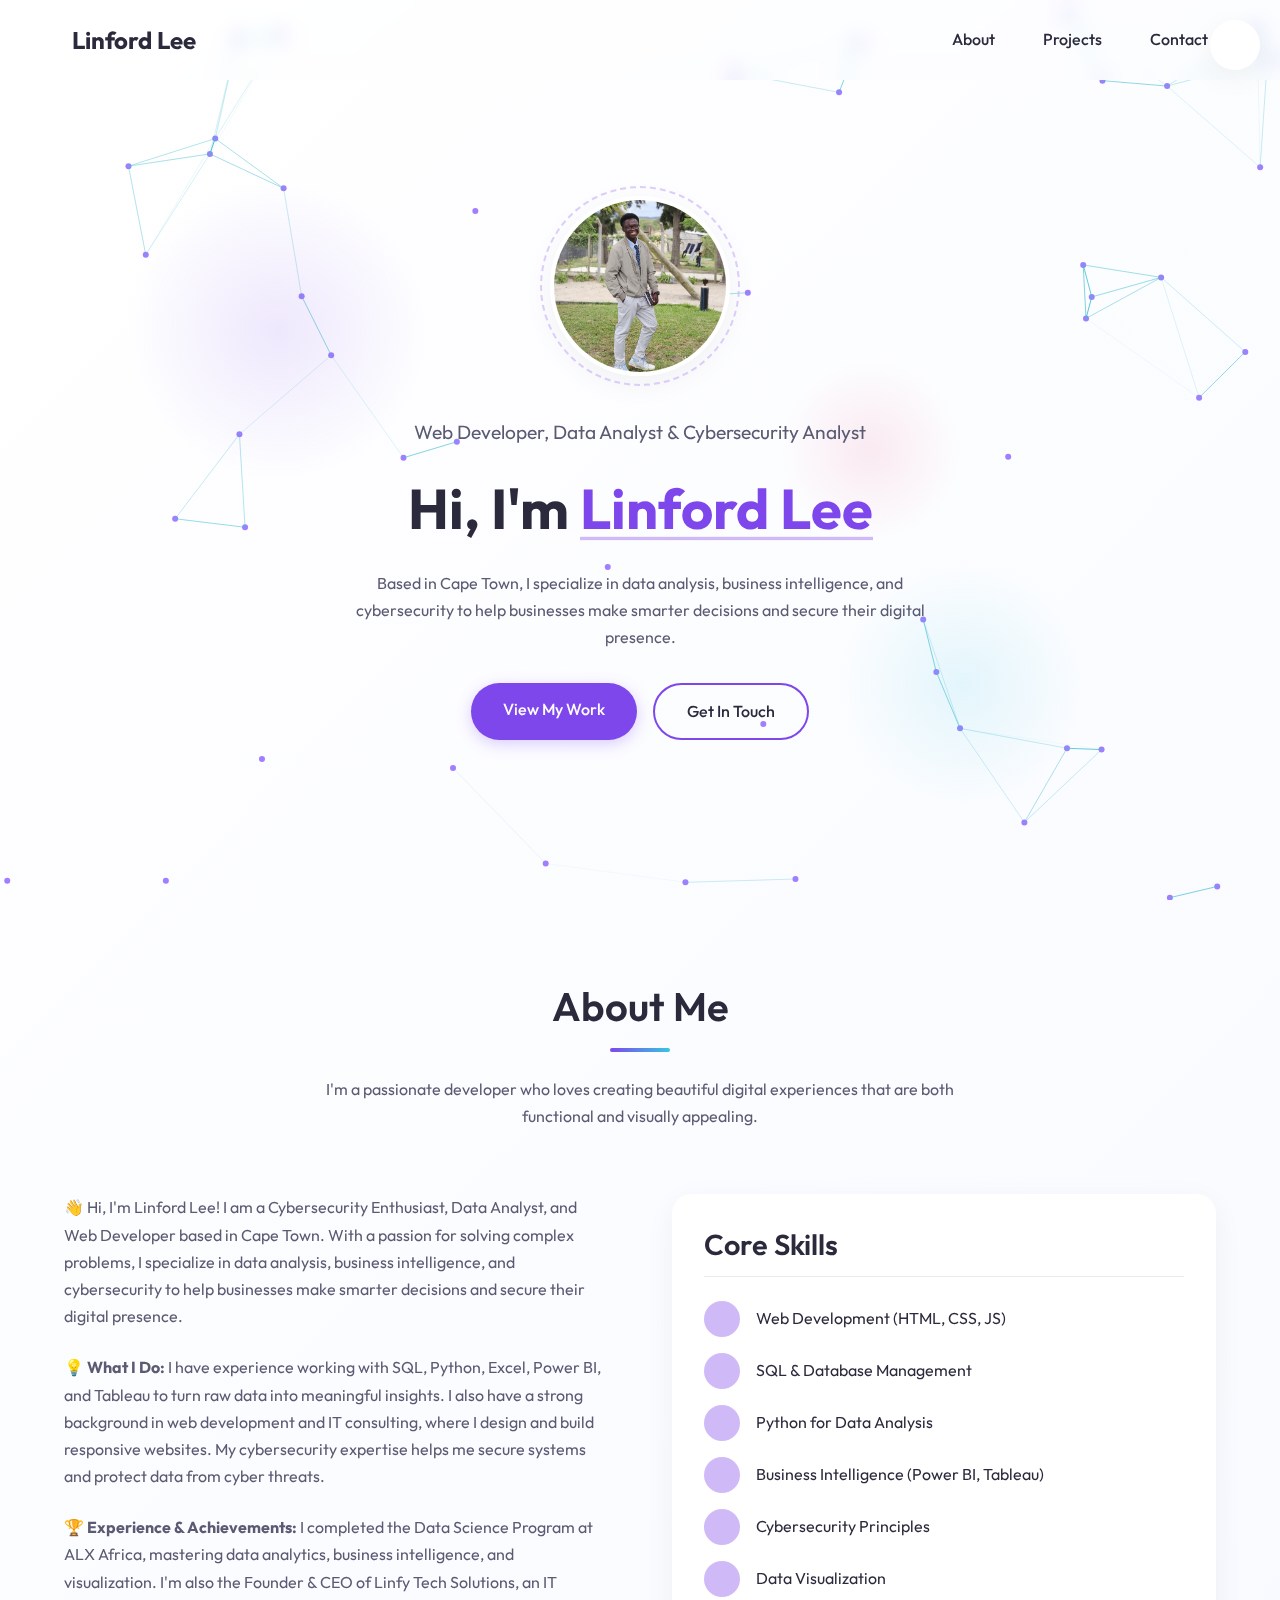
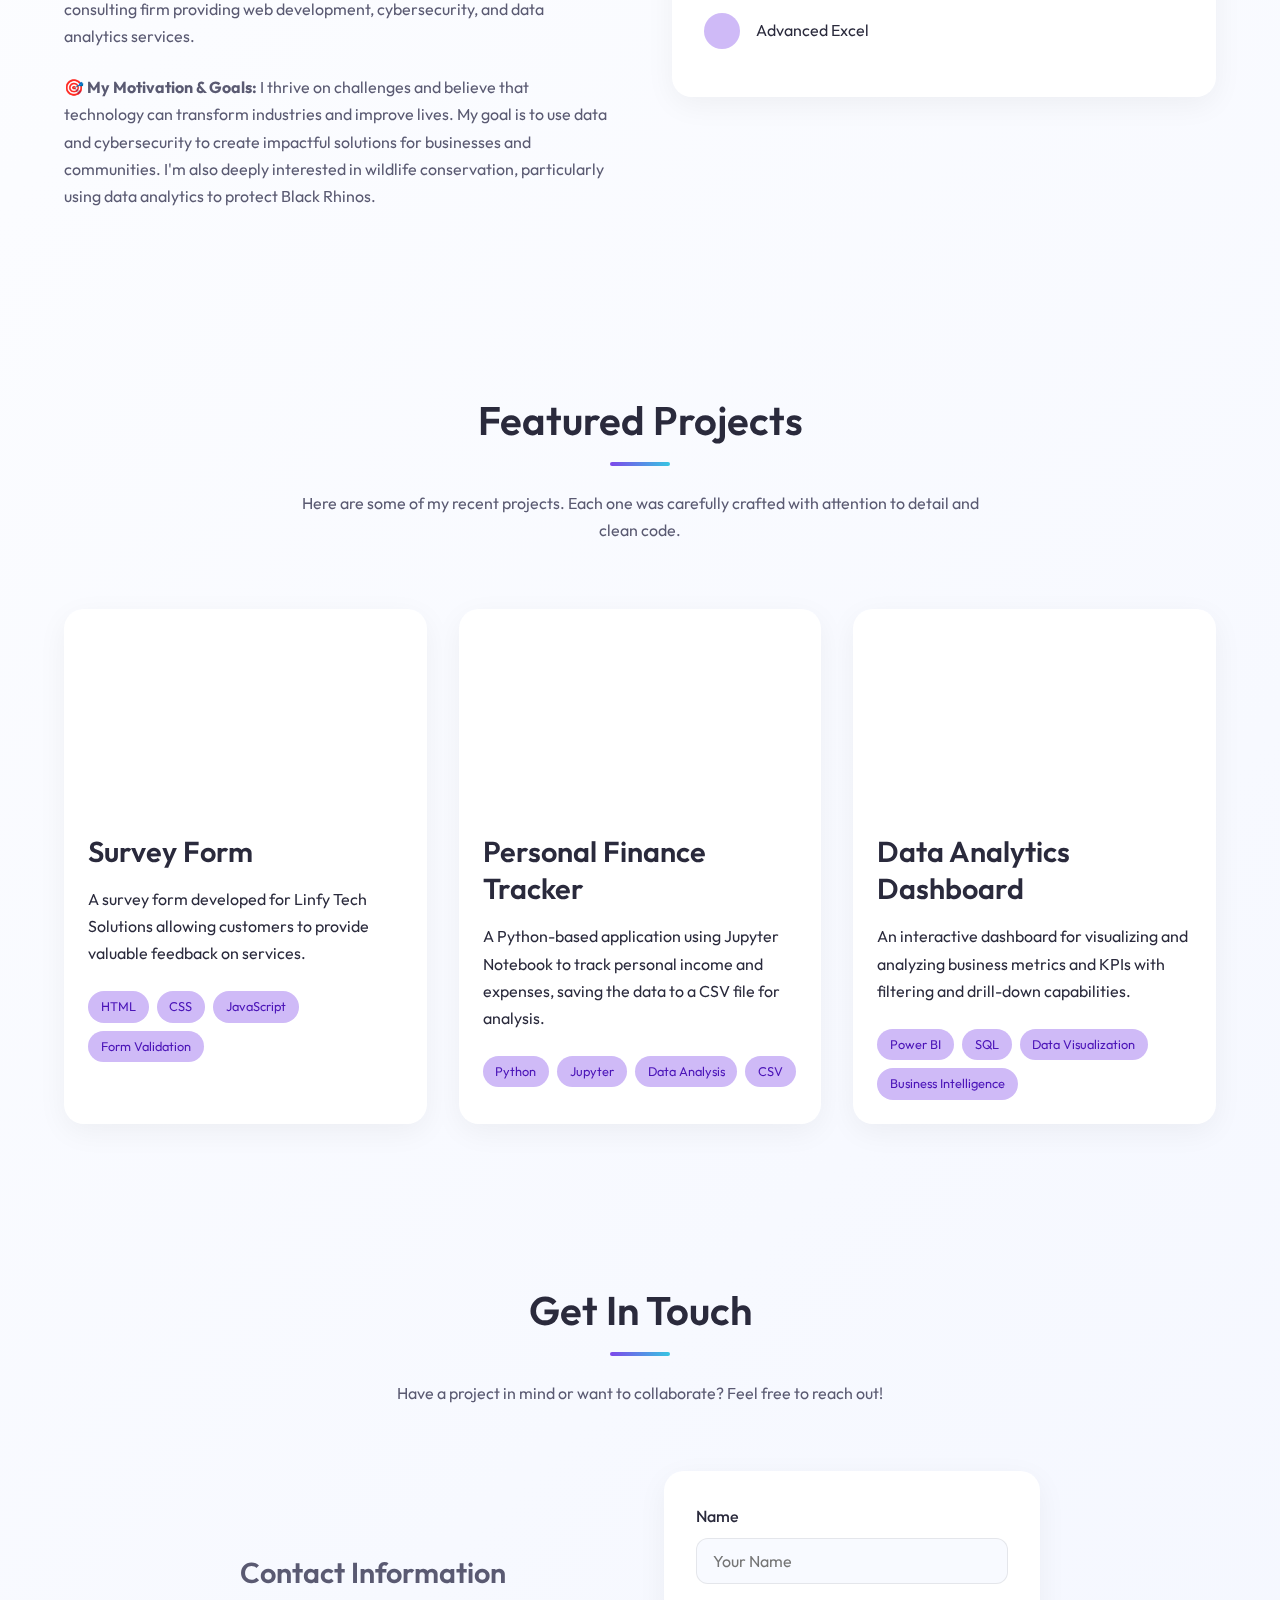
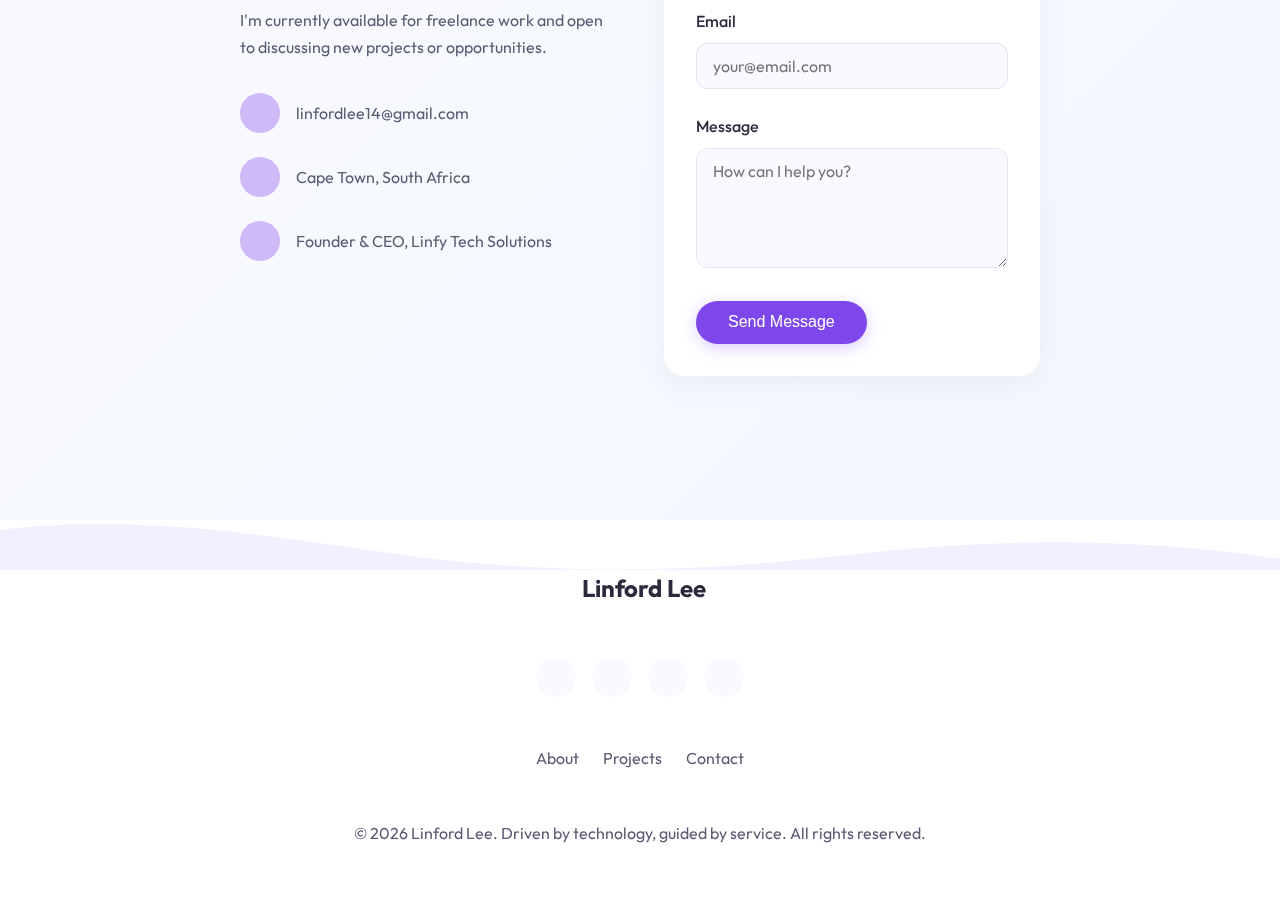
<file: index.html>
<!DOCTYPE html>
<html lang="en" data-theme="light">
<head>
  <meta charset="UTF-8" />
  <meta name="viewport" content="width=device-width, initial-scale=1.0" />
  <title>Linford Lee | Web Developer, Data Analyst & Cybersecurity Analyst</title>
  
  <!-- Font Awesome for icons -->
  <link rel="stylesheet" href="https://cdnjs.cloudflare.com/ajax/libs/font-awesome/6.5.1/css/all.min.css" integrity="sha512-DTOQO9RWCH3ppGqcWaEA1BIZOC6xxalwEsw9c2QQeAIftl+Vegovlnee1c9QX4TctnWMn13TZye+giMm8e2LwA==" crossorigin="anonymous" referrerpolicy="no-referrer" />
  
  <!-- Google Fonts - Outfit -->
  <link rel="preconnect" href="https://fonts.googleapis.com" />
  <link rel="preconnect" href="https://fonts.gstatic.com" crossorigin />
  <link href="https://fonts.googleapis.com/css2?family=Outfit:wght@300;400;500;600;700&display=swap" rel="stylesheet" />
  
  <style>
    /* ===== ROOT VARIABLES & THEME ===== */
    :root {
      --primary-hue: 260; /* Purple */
      --primary-color: hsl(var(--primary-hue), 80%, 60%);
      --primary-light: hsl(var(--primary-hue), 80%, 85%);
      --primary-dark: hsl(var(--primary-hue), 80%, 40%);
      
      --secondary-hue: 190; /* Teal */
      --secondary-color: hsl(var(--secondary-hue), 75%, 55%);
      --secondary-light: hsl(var(--secondary-hue), 75%, 80%);
      --secondary-dark: hsl(var(--secondary-hue), 75%, 35%);
      
      --accent-hue: 340; /* Pink */
      --accent-color: hsl(var(--accent-hue), 80%, 65%);
      
      /* RGB values */
      --primary-rgb: 138, 94, 255;
      --secondary-rgb: 60, 188, 207;
      --accent-rgb: 255, 94, 146;
      
      /* Light theme colors */
      --bg-color-light: #f8faff;
      --bg-light-gradient-1: #ffffff;
      --bg-light-gradient-2: #f3f6ff;
      --text-primary-light: #2a2a3c;
      --text-secondary-light: #5a5a72;
      --card-bg-light: #ffffff;
      --border-light: rgba(0, 0, 0, 0.08);
      --shadow-light: 0 8px 30px rgba(0, 0, 0, 0.05);
      --shadow-light-hover: 0 15px 40px rgba(0, 0, 0, 0.08);
      
      /* Dark theme colors */
      --bg-color-dark: #121420;
      --bg-dark-gradient-1: #1a1b2e;
      --bg-dark-gradient-2: #121420;
      --text-primary-dark: #f0f0ff;
      --text-secondary-dark: #b0b0c8;
      --card-bg-dark: #1c1d2f;
      --border-dark: rgba(255, 255, 255, 0.1);
      --shadow-dark: 0 8px 30px rgba(0, 0, 0, 0.25);
      --shadow-dark-hover: 0 15px 40px rgba(0, 0, 0, 0.35);
      
      /* Border radius & transitions */
      --border-radius-sm: 8px;
      --border-radius-md: 12px;
      --border-radius-lg: 20px;
      --border-radius-xl: 30px;
      
      --transition-fast: 0.2s ease;
      --transition-medium: 0.4s cubic-bezier(0.25, 0.8, 0.25, 1);
      --transition-slow: 0.6s cubic-bezier(0.33, 1, 0.68, 1);
      
      --font-family: 'Outfit', system-ui, -apple-system, sans-serif;
    }
    [data-theme="light"] {
      --bg-color: var(--bg-color-light);
      --bg-gradient-1: var(--bg-light-gradient-1);
      --bg-gradient-2: var(--bg-light-gradient-2);
      --text-primary: var(--text-primary-light);
      --text-secondary: var(--text-secondary-light);
      --card-bg: var(--card-bg-light);
      --border-color: var(--border-light);
      --shadow: var(--shadow-light);
      --shadow-hover: var(--shadow-light-hover);
    }
    [data-theme="dark"] {
      --bg-color: var(--bg-color-dark);
      --bg-gradient-1: var(--bg-dark-gradient-1);
      --bg-gradient-2: var(--bg-dark-gradient-2);
      --text-primary: var(--text-primary-dark);
      --text-secondary: var(--text-secondary-dark);
      --card-bg: var(--card-bg-dark);
      --border-color: var(--border-dark);
      --shadow: var(--shadow-dark);
      --shadow-hover: var(--shadow-dark-hover);
    }
    
    /* ===== GLOBAL STYLES ===== */
    *, *::before, *::after {
      margin: 0;
      padding: 0;
      box-sizing: border-box;
    }
    html {
      scroll-behavior: smooth;
      font-size: 16px;
    }
    body {
      font-family: var(--font-family);
      background: linear-gradient(135deg, var(--bg-gradient-1), var(--bg-gradient-2));
      color: var(--text-primary);
      line-height: 1.7;
      min-height: 100vh;
      transition: background var(--transition-medium), color var(--transition-medium);
      overflow-x: hidden;
      -webkit-font-smoothing: antialiased;
      -moz-osx-font-smoothing: grayscale;
    }
    ::selection {
      background-color: var(--primary-light);
      color: var(--primary-dark);
    }
    img {
      max-width: 100%;
      height: auto;
      display: block;
    }
    a {
      color: var(--primary-color);
      text-decoration: none;
      transition: color var(--transition-fast);
    }
    a:hover, a:focus {
      color: var(--primary-dark);
    }
    a:focus-visible {
      outline: 2px dashed var(--accent-color);
      outline-offset: 3px;
    }
    
    /* ===== THEME TOGGLE BUTTON ===== */
    .theme-toggle {
      position: fixed;
      top: 20px;
      right: 20px;
      background-color: var(--card-bg);
      border: none;
      border-radius: 50%;
      width: 50px;
      height: 50px;
      box-shadow: var(--shadow);
      display: flex;
      align-items: center;
      justify-content: center;
      cursor: pointer;
      z-index: 1000;
    }
    .theme-toggle i {
      font-size: 1.5rem;
      transition: opacity 0.3s;
    }
    .theme-toggle .fa-sun {
      opacity: 0;
    }
    [data-theme="dark"] .theme-toggle .fa-sun {
      opacity: 1;
    }
    [data-theme="dark"] .theme-toggle .fa-moon {
      opacity: 0;
    }
    
    /* ===== CONTAINER & TYPOGRAPHY ===== */
    .container {
      width: 100%;
      max-width: 1200px;
      margin: 0 auto;
      padding: 0 1.5rem;
    }
    h1, h2, h3, h4, h5, h6 {
      font-weight: 600;
      line-height: 1.3;
      margin-bottom: 1rem;
    }
    h1 {
      font-size: clamp(2.5rem, 5vw, 3.5rem);
      font-weight: 700;
      margin-bottom: 1.5rem;
    }
    h2 {
      font-size: clamp(2rem, 4vw, 2.5rem);
    }
    h3 {
      font-size: clamp(1.5rem, 3vw, 1.8rem);
    }
    p {
      margin-bottom: 1.5rem;
    }
    .highlight {
      color: var(--primary-color);
      position: relative;
      display: inline-block;
    }
    .highlight::after {
      content: '';
      position: absolute;
      width: 100%;
      height: 0.2em;
      bottom: 0.1em;
      left: 0;
      background-color: var(--primary-light);
      z-index: -1;
      transform-origin: bottom;
      transform: scaleY(0.3);
      transition: transform var(--transition-medium);
    }
    .highlight:hover::after {
      transform: scaleY(1);
    }
    
    /* ===== NAVBAR ===== */
    .navbar {
      position: fixed;
      top: 0;
      width: 100%;
      background-color: rgba(var(--bg-gradient-1), 0.8);
      backdrop-filter: blur(10px);
      -webkit-backdrop-filter: blur(10px);
      z-index: 50;
      transition: background-color var(--transition-medium), box-shadow var(--transition-medium);
    }
    .navbar.scrolled {
      box-shadow: var(--shadow);
      background-color: rgba(var(--card-bg), 0.9);
    }
    .nav-container {
      display: flex;
      justify-content: space-between;
      align-items: center;
      height: 80px;
    }
    .nav-logo {
      font-size: 1.5rem;
      font-weight: 700;
      color: var(--text-primary);
      display: flex;
      align-items: center;
      gap: 0.5rem;
    }
    .nav-logo i {
      color: var(--primary-color);
      transition: transform var(--transition-fast);
    }
    .nav-logo:hover i {
      transform: rotate(-15deg);
    }
    .nav-links {
      display: flex;
      gap: 2rem;
    }
    .nav-link {
      color: var(--text-primary);
      font-weight: 500;
      padding: 0.5rem;
      position: relative;
    }
    .nav-link::after {
      content: '';
      position: absolute;
      width: 100%;
      height: 2px;
      background-color: var(--primary-color);
      bottom: 0;
      left: 0;
      transform: scaleX(0);
      transform-origin: right;
      transition: transform var(--transition-medium);
    }
    .nav-link:hover, .nav-link.active {
      color: var(--primary-color);
    }
    .nav-link:hover::after, .nav-link.active::after {
      transform: scaleX(1);
      transform-origin: left;
    }
    .mobile-toggle {
      display: flex;
      flex-direction: column;
      width: 30px;
      cursor: pointer;
      z-index: 100;
    }
    .mobile-toggle span {
      height: 3px;
      width: 100%;
      background-color: var(--text-primary);
      margin: 3px 0;
      border-radius: 3px;
      transition: transform var(--transition-medium), opacity var(--transition-medium);
    }
    .mobile-toggle.active span:nth-child(1) {
      transform: translateY(9px) rotate(45deg);
    }
    .mobile-toggle.active span:nth-child(2) {
      opacity: 0;
    }
    .mobile-toggle.active span:nth-child(3) {
      transform: translateY(-9px) rotate(-45deg);
    }
    @media (min-width: 769px) {
      .mobile-toggle { display: none; }
    }
    
    /* ===== BUTTONS ===== */
    .btn {
      display: inline-block;
      padding: 0.8rem 2rem;
      border-radius: 50px;
      font-weight: 500;
      font-size: 1rem;
      cursor: pointer;
      transition: transform var(--transition-fast), box-shadow var(--transition-fast), background-color var(--transition-fast);
      border: none;
      outline: none;
      text-align: center;
      position: relative;
      overflow: hidden;
    }
    .btn:focus-visible {
      outline: 2px dashed var(--accent-color);
      outline-offset: 2px;
    }
    .primary-btn {
      background-color: var(--primary-color);
      color: white;
      box-shadow: 0 4px 15px rgba(var(--primary-rgb), 0.3);
    }
    .primary-btn:hover {
      transform: translateY(-3px);
      box-shadow: 0 8px 25px rgba(var(--primary-rgb), 0.4);
      background-color: var(--primary-dark);
    }
    .secondary-btn {
      background-color: transparent;
      color: var(--text-primary);
      border: 2px solid var(--primary-color);
    }
    .secondary-btn:hover {
      transform: translateY(-3px);
      box-shadow: var(--shadow);
      background-color: var(--primary-light);
      color: var(--primary-dark);
    }
    .btn::after {
      content: '';
      position: absolute;
      width: 100px;
      height: 100px;
      background-color: rgba(255, 255, 255, 0.2);
      border-radius: 50%;
      top: 50%;
      left: 50%;
      transform: translate(-50%, -50%) scale(0);
      opacity: 0;
      transition: transform 0.8s, opacity 0.8s;
      pointer-events: none;
    }
    .btn:active::after {
      transform: translate(-50%, -50%) scale(3);
      opacity: 0;
      transition: 0s;
    }
    
    /* ===== HERO SECTION ===== */
    .hero-section {
      min-height: 100vh;
      display: flex;
      align-items: center;
      justify-content: center;
      position: relative;
      overflow: hidden;
      padding: 100px 0 4rem;
    }
    .hero-content {
      z-index: 2;
      text-align: center;
      position: relative;
    }
    .profile-image-container {
      width: 180px;
      height: 180px;
      margin: 0 auto 2.5rem;
      position: relative;
    }
    .profile-image {
      width: 100%;
      height: 100%;
      object-fit: cover;
      border-radius: 50%;
      border: 4px solid var(--card-bg);
      transition: transform var(--transition-medium);
      box-shadow: var(--shadow);
    }
    .profile-image-container:hover .profile-image {
      transform: scale(1.05);
    }
    .profile-ring {
      position: absolute;
      top: -10px;
      left: -10px;
      right: -10px;
      bottom: -10px;
      border-radius: 50%;
      border: 2px dashed var(--primary-light);
      animation: rotate 20s linear infinite;
      opacity: 0.7;
    }
    @keyframes rotate {
      from { transform: rotate(0deg); }
      to { transform: rotate(360deg); }
    }
    .profession {
      font-size: 1.2rem;
      color: var(--text-secondary);
      margin-bottom: 1.5rem;
    }
    .hero-description {
      max-width: 600px;
      margin: 0 auto 2rem;
      color: var(--text-secondary);
    }
    .hero-cta {
      display: flex;
      gap: 1rem;
      justify-content: center;
      margin-top: 2rem;
    }
    .floating-shapes {
      position: absolute;
      top: 0;
      left: 0;
      width: 100%;
      height: 100%;
      pointer-events: none;
      overflow: hidden;
      z-index: 1;
    }
    .shape {
      position: absolute;
      opacity: 0.12;
      animation: float 15s ease-in-out infinite alternate;
    }
    .shape-1 {
      top: 20%;
      left: 10%;
      width: 300px;
      height: 300px;
      background: radial-gradient(circle, var(--primary-color) 0%, transparent 70%);
    }
    .shape-2 {
      bottom: 10%;
      right: 15%;
      width: 250px;
      height: 250px;
      background: radial-gradient(circle, var(--secondary-color) 0%, transparent 70%);
      animation-delay: 2s;
    }
    .shape-3 {
      top: 40%;
      right: 25%;
      width: 180px;
      height: 180px;
      background: radial-gradient(circle, var(--accent-color) 0%, transparent 70%);
      animation-delay: 4s;
    }
    @keyframes float {
      0% { transform: translate(0, 0) scale(1); }
      50% { transform: translate(-15px, 15px) scale(1.05); }
      100% { transform: translate(15px, -15px) scale(0.95); }
    }
    
    /* ===== SECTIONS ===== */
    .section {
      padding: 5rem 0;
      position: relative;
    }
    .section-header {
      text-align: center;
      margin-bottom: 4rem;
    }
    .section-line {
      width: 60px;
      height: 4px;
      background: linear-gradient(90deg, var(--primary-color), var(--secondary-color));
      margin: 1rem auto 1.5rem;
      border-radius: 2px;
    }
    .section-description {
      max-width: 700px;
      margin: 0 auto;
      color: var(--text-secondary);
    }
    
    /* ===== ABOUT SECTION ===== */
    .about-grid {
      display: grid;
      grid-template-columns: 1fr 1fr;
      gap: 4rem;
      align-items: start;
    }
    .about-text p {
      color: var(--text-secondary);
    }
    .skills-card {
      background-color: var(--card-bg);
      border-radius: var(--border-radius-lg);
      padding: 2rem;
      box-shadow: var(--shadow);
      transition: transform var(--transition-medium), box-shadow var(--transition-medium), background-color var(--transition-medium);
    }
    .skills-card:hover {
      transform: translateY(-10px);
      box-shadow: var(--shadow-hover);
    }
    .skills-card h3 {
      margin-bottom: 1.5rem;
      padding-bottom: 0.75rem;
      border-bottom: 1px solid var(--border-color);
    }
    .skills-list {
      list-style-type: none;
    }
    .skills-list li {
      display: flex;
      align-items: center;
      margin-bottom: 1rem;
    }
    .skill-icon {
      display: flex;
      align-items: center;
      justify-content: center;
      width: 36px;
      height: 36px;
      margin-right: 1rem;
      background-color: var(--primary-light);
      color: var(--primary-dark);
      border-radius: 50%;
      transition: transform var(--transition-fast), background-color var(--transition-fast), color var(--transition-fast);
    }
    .skills-list li:hover .skill-icon {
      transform: scale(1.1) rotate(10deg);
      background-color: var(--primary-color);
      color: white;
    }
    
    /* ===== PROJECTS SECTION ===== */
    .projects-grid {
      display: grid;
      grid-template-columns: repeat(auto-fill, minmax(320px, 1fr));
      gap: 2rem;
    }
    .project-card {
      background-color: var(--card-bg);
      border-radius: var(--border-radius-lg);
      overflow: hidden;
      box-shadow: var(--shadow);
      transition: transform var(--transition-medium), box-shadow var(--transition-medium), background-color var(--transition-medium);
    }
    .project-card:hover {
      transform: translateY(-10px);
      box-shadow: var(--shadow-hover);
    }
    .project-image {
      height: 200px;
      background-size: cover;
      background-position: center;
      position: relative;
    }
    .project-overlay {
      position: absolute;
      inset: 0;
      background-color: rgba(var(--primary-rgb), 0.8);
      display: flex;
      align-items: center;
      justify-content: center;
      opacity: 0;
      transition: opacity var(--transition-medium);
    }
    .project-card:hover .project-overlay {
      opacity: 1;
    }
    .project-links {
      display: flex;
      gap: 1rem;
    }
    .project-link {
      display: flex;
      align-items: center;
      justify-content: center;
      width: 40px;
      height: 40px;
      background-color: white;
      color: var(--primary-color);
      border-radius: 50%;
      transition: transform var(--transition-fast), background-color var(--transition-fast), color var(--transition-fast);
    }
    .project-link:hover {
      transform: translateY(-5px);
      background-color: var(--primary-dark);
      color: white;
    }
    .project-info {
      padding: 1.5rem;
    }
    .project-tech {
      display: flex;
      flex-wrap: wrap;
      gap: 0.5rem;
      margin-top: 1rem;
    }
    .tech-tag {
      font-size: 0.8rem;
      padding: 0.3rem 0.8rem;
      background-color: var(--primary-light);
      color: var(--primary-dark);
      border-radius: 30px;
      transition: background-color var(--transition-fast), color var(--transition-fast), transform var(--transition-fast);
    }
    .tech-tag:hover {
      transform: translateY(-2px);
      background-color: var(--primary-color);
      color: white;
    }
    
    /* ===== CONTACT SECTION ===== */
    .contact-container {
      max-width: 800px;
      margin: 0 auto;
      display: grid;
      grid-template-columns: 1fr 1fr;
      gap: 3rem;
      align-items: center;
    }
    .contact-info {
      color: var(--text-secondary);
    }
    .contact-list {
      list-style-type: none;
      margin: 2rem 0;
    }
    .contact-item {
      display: flex;
      align-items: center;
      margin-bottom: 1.5rem;
    }
    .contact-icon {
      display: flex;
      align-items: center;
      justify-content: center;
      width: 40px;
      height: 40px;
      margin-right: 1rem;
      background-color: var(--primary-light);
      color: var(--primary-dark);
      border-radius: 50%;
      transition: transform var(--transition-fast), background-color var(--transition-fast), color var(--transition-fast);
    }
    .contact-item:hover .contact-icon {
      transform: scale(1.1) rotate(10deg);
      background-color: var(--primary-color);
      color: white;
    }
    .contact-form {
      background-color: var(--card-bg);
      border-radius: var(--border-radius-lg);
      padding: 2rem;
      box-shadow: var(--shadow);
      transition: transform var(--transition-medium), box-shadow var(--transition-medium), background-color var(--transition-medium);
    }
    .contact-form:hover {
      transform: translateY(-10px);
      box-shadow: var(--shadow-hover);
    }
    .form-group {
      margin-bottom: 1.5rem;
    }
    .form-label {
      display: block;
      margin-bottom: 0.5rem;
      font-weight: 500;
    }
    .form-control {
      width: 100%;
      padding: 0.75rem 1rem;
      font-size: 1rem;
      font-family: var(--font-family);
      background-color: var(--bg-color);
      color: var(--text-primary);
      border: 1px solid var(--border-color);
      border-radius: var(--border-radius-md);
      transition: border-color var(--transition-fast), box-shadow var(--transition-fast);
    }
    .form-control:focus {
      outline: none;
      border-color: var(--primary-color);
      box-shadow: 0 0 0 3px rgba(var(--primary-rgb), 0.2);
    }
    textarea.form-control {
      resize: vertical;
      min-height: 120px;
    }
    
    /* ===== FOOTER ===== */
    .footer {
      background-color: var(--card-bg);
      padding: 3rem 0;
      margin-top: 4rem;
      position: relative;
      overflow: hidden;
    }
    .footer-content {
      position: relative;
      z-index: 2;
      display: flex;
      flex-direction: column;
      align-items: center;
      text-align: center;
    }
    .footer-logo {
      margin-bottom: 1.5rem;
      color: var(--text-primary);
      font-size: 1.5rem;
      font-weight: 700;
      display: inline-flex;
      align-items: center;
      gap: 0.5rem;
    }
    .footer-logo i {
      color: var(--primary-color);
    }
    .social-links {
      display: flex;
      gap: 1rem;
      margin: 1.5rem 0;
    }
    .social-link {
      display: flex;
      align-items: center;
      justify-content: center;
      width: 40px;
      height: 40px;
      background-color: var(--bg-color);
      color: var(--text-primary);
      border-radius: 50%;
      transition: transform var(--transition-fast), background-color var(--transition-fast), color var(--transition-fast);
    }
    .social-link:hover {
      transform: translateY(-5px);
      background-color: var(--primary-color);
      color: white;
    }
    .footer-nav {
      margin: 1.5rem 0;
    }
    .footer-links {
      display: flex;
      gap: 1.5rem;
      flex-wrap: wrap;
      justify-content: center;
    }
    .footer-link {
      color: var(--text-secondary);
      transition: color var(--transition-fast);
    }
    .footer-link:hover {
      color: var(--primary-color);
    }
    .copyright {
      color: var(--text-secondary);
      margin-top: 1.5rem;
    }
    .footer-wave {
      position: absolute;
      top: 0;
      left: 0;
      width: 100%;
      height: 50px;
      background: url("data:image/svg+xml,%3Csvg xmlns='http://www.w3.org/2000/svg' viewBox='0 0 1200 120' preserveAspectRatio='none'%3E%3Cpath fill='%238A5EFF' opacity='0.1' d='M321.39,56.44c58-10.79,114.16-30.13,172-41.86,82.39-16.72,168.19-17.73,250.45-.39C823.78,31,906.67,72,985.66,92.83c70.05,18.48,146.53,26.09,214.34,3V0H0V27.35A600.21,600.21,0,0,0,321.39,56.44Z'%3E%3C/path%3E%3C/svg%3E");
      background-size: cover;
      transform: rotate(180deg);
    }
    
    /* ===== BACK TO TOP BUTTON ===== */
    .back-to-top {
      position: fixed;
      bottom: 20px;
      right: 20px;
      width: 50px;
      height: 50px;
      border-radius: 50%;
      background-color: var(--primary-color);
      color: white;
      display: flex;
      align-items: center;
      justify-content: center;
      cursor: pointer;
      z-index: 100;
      box-shadow: var(--shadow);
      border: none;
      opacity: 0;
      visibility: hidden;
      transform: translateY(20px);
      transition: opacity var(--transition-medium), visibility var(--transition-medium), transform var(--transition-medium), background-color var(--transition-fast);
    }
    .back-to-top.visible {
      opacity: 1;
      visibility: visible;
      transform: translateY(0);
    }
    .back-to-top:hover {
      background-color: var(--primary-dark);
    }
    .back-to-top:focus-visible {
      outline: 2px dashed var(--accent-color);
      outline-offset: 2px;
    }
    
    /* ===== VERTEX NETWORK EFFECT CANVAS ===== */
    .effect-canvas {
      position: fixed;
      top: 0;
      left: 0;
      width: 100%;
      height: 100%;
      pointer-events: none;
    }
    /* Only the vertex network canvas is used */
    #vertexNetwork { z-index: -1; }
  </style>
</head>
<body>
  <!-- Theme Toggle Button -->
  <button class="theme-toggle" aria-label="Toggle dark/light mode">
    <i class="fas fa-moon"></i>
    <i class="fas fa-sun"></i>
  </button>
  
  <!-- Scroll Progress Indicator -->
  <div class="scroll-progress"></div>
  
  <!-- Vertex Network Effect Canvas -->
  <canvas id="vertexNetwork" class="effect-canvas"></canvas>
  
  <!-- Navbar -->
  <nav class="navbar">
    <div class="container nav-container">
      <a href="#" class="nav-logo">
        <i class="fas fa-code"></i>
        <span>Linford Lee</span>
      </a>
      <div class="mobile-toggle">
        <span></span>
        <span></span>
        <span></span>
      </div>
      <div class="nav-links">
        <a href="#about" class="nav-link">About</a>
        <a href="#projects" class="nav-link">Projects</a>
        <a href="#contact" class="nav-link">Contact</a>
      </div>
    </div>
  </nav>
  
  <!-- Hero Section -->
  <section class="hero-section" id="home">
    <div class="floating-shapes">
      <div class="shape shape-1"></div>
      <div class="shape shape-2"></div>
      <div class="shape shape-3"></div>
    </div>
    <div class="container">
      <div class="hero-content">
        <div class="profile-image-container">
          <img src="images/profile-image.jpg" alt="Profile" class="profile-image">
          <div class="profile-ring"></div>
        </div>
        <p class="profession">Web Developer, Data Analyst &amp; Cybersecurity Analyst</p>
        <h1 class="glitch-effect" data-text="Hi, I'm Linford Lee">
          Hi, I'm <span class="highlight">Linford Lee</span>
        </h1>
        <p class="hero-description">
          Based in Cape Town, I specialize in data analysis, business intelligence, and cybersecurity to help businesses make smarter decisions and secure their digital presence.
        </p>
        <div class="hero-cta">
          <a href="#projects" class="btn primary-btn glitch-btn" data-text="View My Work">View My Work</a>
          <a href="#contact" class="btn secondary-btn glitch-btn" data-text="Get In Touch">Get In Touch</a>
        </div>
      </div>
    </div>
  </section>
  
  <!-- About Section -->
  <section class="section" id="about">
    <div class="container">
      <div class="section-header">
        <h2>About Me</h2>
        <div class="section-line"></div>
        <p class="section-description">
          I'm a passionate developer who loves creating beautiful digital experiences that are both functional and visually appealing.
        </p>
      </div>
      <div class="about-grid">
        <div class="about-text">
          <p>
            👋 Hi, I'm Linford Lee! I am a Cybersecurity Enthusiast, Data Analyst, and Web Developer based in Cape Town.
            With a passion for solving complex problems, I specialize in data analysis, business intelligence, and cybersecurity
            to help businesses make smarter decisions and secure their digital presence.
          </p>
          <p>
            💡 <strong>What I Do:</strong> I have experience working with SQL, Python, Excel, Power BI, and Tableau to turn raw data into meaningful insights.
            I also have a strong background in web development and IT consulting, where I design and build responsive websites.
            My cybersecurity expertise helps me secure systems and protect data from cyber threats.
          </p>
          <p>
            🏆 <strong>Experience &amp; Achievements:</strong> I completed the Data Science Program at ALX Africa, mastering data analytics, business intelligence,
            and visualization. I'm also the Founder &amp; CEO of Linfy Tech Solutions, an IT consulting firm providing web development, cybersecurity,
            and data analytics services.
          </p>
          <p>
            🎯 <strong>My Motivation &amp; Goals:</strong> I thrive on challenges and believe that technology can transform industries and improve lives.
            My goal is to use data and cybersecurity to create impactful solutions for businesses and communities.
            I'm also deeply interested in wildlife conservation, particularly using data analytics to protect Black Rhinos.
          </p>
        </div>
        <div class="skills-card">
          <h3>Core Skills</h3>
          <ul class="skills-list">
            <li>
              <div class="skill-icon">
                <i class="fa-solid fa-code"></i>
              </div>
              <span>Web Development (HTML, CSS, JS)</span>
            </li>
            <li>
              <div class="skill-icon">
                <i class="fa-solid fa-database"></i>
              </div>
              <span>SQL &amp; Database Management</span>
            </li>
            <li>
              <div class="skill-icon">
                <i class="fa-brands fa-python"></i>
              </div>
              <span>Python for Data Analysis</span>
            </li>
            <li>
              <div class="skill-icon">
                <i class="fa-solid fa-chart-simple"></i>
              </div>
              <span>Business Intelligence (Power BI, Tableau)</span>
            </li>
            <li>
              <div class="skill-icon">
                <i class="fa-solid fa-shield-halved"></i>
              </div>
              <span>Cybersecurity Principles</span>
            </li>
            <li>
              <div class="skill-icon">
                <i class="fa-solid fa-magnifying-glass-chart"></i>
              </div>
              <span>Data Visualization</span>
            </li>
            <li>
              <div class="skill-icon">
                <i class="fa-solid fa-file-excel"></i>
              </div>
              <span>Advanced Excel</span>
            </li>
          </ul>
        </div>
      </div>
    </div>
  </section>
  
  <!-- Projects Section -->
  <section class="section" id="projects">
    <div class="container">
      <div class="section-header">
        <h2>Featured Projects</h2>
        <div class="section-line"></div>
        <p class="section-description">
          Here are some of my recent projects. Each one was carefully crafted with attention to detail and clean code.
        </p>
      </div>
      <div class="projects-grid">
        <!-- Project 1: Survey Form -->
        <div class="project-card">
          <div class="project-image project-image-placeholder color-1">
            <div class="project-overlay">
              <div class="project-links">
                <a href="survey-form.html" class="project-link">
                  <i class="fas fa-eye"></i>
                </a>
              </div>
            </div>
          </div>
          <div class="project-info">
            <h3>Survey Form</h3>
            <p>
              A survey form developed for Linfy Tech Solutions allowing customers to provide valuable feedback on services.
            </p>
            <div class="project-tech">
              <span class="tech-tag">HTML</span>
              <span class="tech-tag">CSS</span>
              <span class="tech-tag">JavaScript</span>
              <span class="tech-tag">Form Validation</span>
            </div>
          </div>
        </div>
        <!-- Project 2: Personal Finance Tracker -->
        <div class="project-card">
          <div class="project-image project-image-placeholder color-2">
            <div class="project-overlay">
              <div class="project-links">
                <a href="https://github.com/linfordlee14/Personal_Finance_Tracer.git" target="_blank" class="project-link">
                  <i class="fab fa-github"></i>
                </a>
              </div>
            </div>
          </div>
          <div class="project-info">
            <h3>Personal Finance Tracker</h3>
            <p>
              A Python-based application using Jupyter Notebook to track personal income and expenses, saving the data to a CSV file for analysis.
            </p>
            <div class="project-tech">
              <span class="tech-tag">Python</span>
              <span class="tech-tag">Jupyter</span>
              <span class="tech-tag">Data Analysis</span>
              <span class="tech-tag">CSV</span>
            </div>
          </div>
        </div>
        <!-- Project 3: Data Analytics Dashboard -->
        <div class="project-card">
          <div class="project-image project-image-placeholder color-3">
            <div class="project-overlay">
              <div class="project-links">
                <a href="dashboard.html" class="project-link">
                  <i class="fas fa-eye"></i>
                </a>
              </div>
            </div>
          </div>
          <div class="project-info">
            <h3>Data Analytics Dashboard</h3>
            <p>
              An interactive dashboard for visualizing and analyzing business metrics and KPIs with filtering and drill-down capabilities.
            </p>
            <div class="project-tech">
              <span class="tech-tag">Power BI</span>
              <span class="tech-tag">SQL</span>
              <span class="tech-tag">Data Visualization</span>
              <span class="tech-tag">Business Intelligence</span>
            </div>
          </div>
        </div>
      </div>
    </div>
  </section>
  
  <!-- Contact Section -->
  <section class="section" id="contact">
    <div class="container">
      <div class="section-header">
        <h2>Get In Touch</h2>
        <div class="section-line"></div>
        <p class="section-description">
          Have a project in mind or want to collaborate? Feel free to reach out!
        </p>
      </div>
      <div class="contact-container">
        <div class="contact-info">
          <h3>Contact Information</h3>
          <p>
            I'm currently available for freelance work and open to discussing new projects or opportunities.
          </p>
          <ul class="contact-list">
            <li class="contact-item">
              <div class="contact-icon">
                <i class="fas fa-envelope"></i>
              </div>
              <span>linfordlee14@gmail.com</span>
            </li>
            <li class="contact-item">
              <div class="contact-icon">
                <i class="fas fa-map-marker-alt"></i>
              </div>
              <span>Cape Town, South Africa</span>
            </li>
            <li class="contact-item">
              <div class="contact-icon">
                <i class="fas fa-briefcase"></i>
              </div>
              <span>Founder &amp; CEO, Linfy Tech Solutions</span>
            </li>
          </ul>
        </div>
        <form class="contact-form">
          <div class="form-group">
            <label for="name" class="form-label">Name</label>
            <input type="text" id="name" class="form-control" placeholder="Your Name" required>
          </div>
          <div class="form-group">
            <label for="email" class="form-label">Email</label>
            <input type="email" id="email" class="form-control" placeholder="your@email.com" required>
          </div>
          <div class="form-group">
            <label for="message" class="form-label">Message</label>
            <textarea id="message" class="form-control" placeholder="How can I help you?" required></textarea>
          </div>
          <button type="submit" class="btn primary-btn">Send Message</button>
        </form>
      </div>
    </div>
  </section>
  
  <!-- Footer -->
  <footer class="footer">
    <div class="footer-wave"></div>
    <div class="container footer-content">
      <a href="#" class="footer-logo">
        <i class="fas fa-code"></i>
        <span>Linford Lee</span>
      </a>
      <div class="social-links">
        <a href="https://www.linkedin.com/in/linfordlee14/" target="_blank" class="social-link" aria-label="LinkedIn">
          <i class="fab fa-linkedin-in"></i>
        </a>
        <a href="https://github.com/linfordlee14" target="_blank" class="social-link" aria-label="GitHub">
          <i class="fab fa-github"></i>
        </a>
        <a href="https://www.facebook.com/profile.php?id=100084779703710" target="_blank" class="social-link" aria-label="Facebook">
          <i class="fab fa-facebook-f"></i>
        </a>
        <a href="mailto:linfordlee14@gmail.com" class="social-link" aria-label="Email">
          <i class="fas fa-envelope"></i>
        </a>
      </div>
      <nav class="footer-nav">
        <div class="footer-links">
          <a href="#about" class="footer-link">About</a>
          <a href="#projects" class="footer-link">Projects</a>
          <a href="#contact" class="footer-link">Contact</a>
        </div>
      </nav>
      <p class="copyright">
        &copy; <span id="currentYear"></span> Linford Lee. Driven by technology, guided by service. All rights reserved.
      </p>
    </div>
  </footer>
  
  <!-- Back to Top Button -->
  <button class="back-to-top" id="backToTop" aria-label="Back to top" title="Back to top">
    <i class="fas fa-arrow-up"></i>
  </button>
  
  <!-- JavaScript -->
  <script>
    // Set current year in footer
    const year = new Date().getFullYear();
    document.getElementById('currentYear').textContent = year;
    
    // Dark/Light mode toggle
    const themeToggle = document.querySelector('.theme-toggle');
    const savedTheme = localStorage.getItem('theme');
    if (savedTheme) {
      document.documentElement.setAttribute('data-theme', savedTheme);
    } else if (window.matchMedia('(prefers-color-scheme: dark)').matches) {
      document.documentElement.setAttribute('data-theme', 'dark');
    }
    themeToggle.addEventListener('click', () => {
      const currentTheme = document.documentElement.getAttribute('data-theme');
      const newTheme = currentTheme === 'light' ? 'dark' : 'light';
      document.documentElement.setAttribute('data-theme', newTheme);
      localStorage.setItem('theme', newTheme);
    });
    
    // Scroll Progress & Navbar Shadow
    const scrollProgress = document.querySelector('.scroll-progress');
    const backToTop = document.getElementById('backToTop');
    const navbar = document.querySelector('.navbar');
    const mobileToggle = document.querySelector('.mobile-toggle');
    const navLinks = document.querySelector('.nav-links');
    
    window.addEventListener('scroll', () => {
      const totalScroll = document.body.scrollHeight - window.innerHeight;
      const scrollPosition = window.scrollY;
      const scrolled = (scrollPosition / totalScroll) * 100;
      scrollProgress.style.width = `${scrolled}%`;
      
      if (scrollPosition > 600) {
        backToTop.classList.add('visible');
      } else {
        backToTop.classList.remove('visible');
      }
      
      if (scrollPosition > 50) {
        navbar.classList.add('scrolled');
      } else {
        navbar.classList.remove('scrolled');
      }
    });
    
    // Back to Top Button
    backToTop.addEventListener('click', () => {
      window.scrollTo({ top: 0, behavior: 'smooth' });
    });
    
    // Mobile Menu Toggle
    mobileToggle.addEventListener('click', () => {
      mobileToggle.classList.toggle('active');
      navLinks.classList.toggle('active');
    });
    navLinks.querySelectorAll('.nav-link').forEach(link => {
      link.addEventListener('click', () => {
        mobileToggle.classList.remove('active');
        navLinks.classList.remove('active');
      });
    });
    
    /* ===== VERTEX NETWORK EFFECT ===== */
    function createVertexNetworkEffect() {
      const canvas = document.getElementById('vertexNetwork');
      if (!canvas) return;
      const ctx = canvas.getContext('2d');
      canvas.width = window.innerWidth;
      canvas.height = window.innerHeight;
      const vertices = [];
      const numVertices = 50;
      for (let i = 0; i < numVertices; i++) {
        vertices.push({
          x: Math.random() * canvas.width,
          y: Math.random() * canvas.height,
          vx: (Math.random() - 0.5) * 0.5,
          vy: (Math.random() - 0.5) * 0.5
        });
      }
      function draw() {
        ctx.clearRect(0, 0, canvas.width, canvas.height);
        vertices.forEach(v => {
          v.x += v.vx;
          v.y += v.vy;
          if (v.x < 0 || v.x > canvas.width) v.vx *= -1;
          if (v.y < 0 || v.y > canvas.height) v.vy *= -1;
        });
        ctx.fillStyle = 'rgba(138, 94, 255, 0.8)';
        vertices.forEach(v => {
          ctx.beginPath();
          ctx.arc(v.x, v.y, 3, 0, Math.PI * 2);
          ctx.fill();
        });
        for (let i = 0; i < vertices.length; i++) {
          for (let j = i + 1; j < vertices.length; j++) {
            const dx = vertices[i].x - vertices[j].x;
            const dy = vertices[i].y - vertices[j].y;
            const dist = Math.sqrt(dx * dx + dy * dy);
            if (dist < 150) {
              const opacity = 1 - dist / 150;
              ctx.strokeStyle = `rgba(60, 188, 207, ${opacity})`;
              ctx.lineWidth = 1;
              ctx.beginPath();
              ctx.moveTo(vertices[i].x, vertices[i].y);
              ctx.lineTo(vertices[j].x, vertices[j].y);
              ctx.stroke();
            }
          }
        }
        requestAnimationFrame(draw);
      }
      draw();
    }
    
    // Update canvas on window resize
    window.addEventListener('resize', () => {
      const canvas = document.getElementById('vertexNetwork');
      if (canvas) {
        canvas.width = window.innerWidth;
        canvas.height = window.innerHeight;
      }
    });
    
    // Initialize Vertex Network Effect (if reduced motion is not preferred)
    if (!window.matchMedia('(prefers-reduced-motion: reduce)').matches) {
      createVertexNetworkEffect();
    }
  </script>
</body>
</html>
</file>
